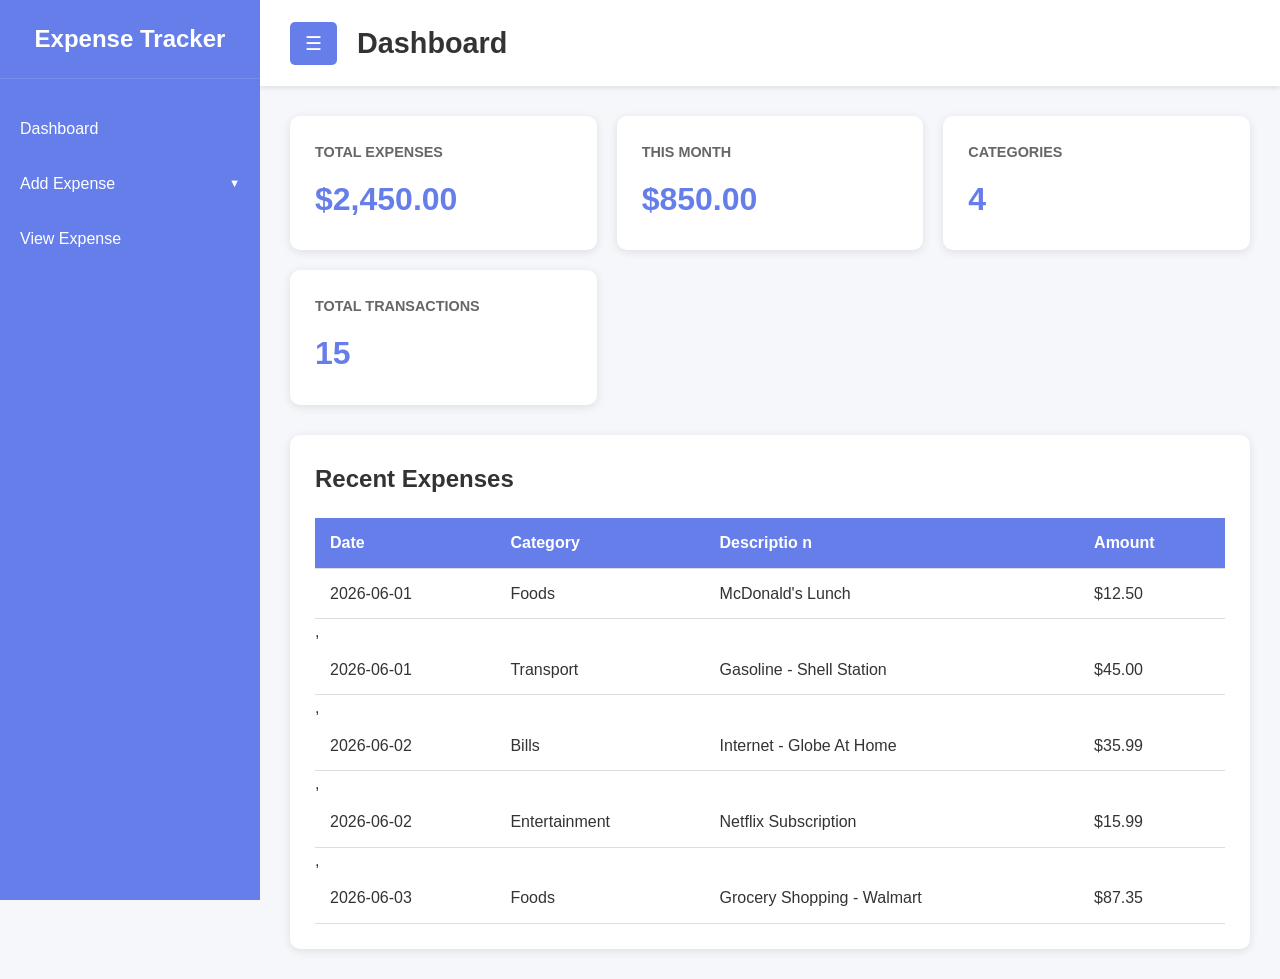
<file: LAST_PROJECT/index.html>
<!DOCTYPE html>
<html lang="en">
<head>
    <meta charset="UTF-8">
    <meta name="viewport" content="width=device-width, initial-scale=1.0">
    <title>Expense Tracking System - Dashboard</title>
    <link rel="stylesheet" href="theStyle.css">
</head>
<body>
    <div class="container">
        <!-- Sidebar -->
        <nav class="sidebar" id="sidebar">
            <div class="sidebar-header">
                <h2>Expense Tracker</h2>
            </div>
            <ul class="nav-menu">
                <li class="nav-item">
                    <a href="index.html" class="nav-link active">
                        <span class="text">Dashboard</span>
                    </a>
                </li>
                <li class="nav-item">
                    <a href="#" class="nav-link" id="addExpenseToggle">
                        <span class="text">Add Expense</span>
                        <span class="arrow">▼</span>
                    </a>
                    <ul class="submenu" id="addExpenseSubmenu">
                        <li><a href="addFoods.html">Foods</a></li>
                        <li><a href="addBills.html">Bills</a></li>
                        <li><a href="addTransport.html">Transport</a></li>
                        <li><a href="addEntertainment.html">Entertainment</a></li>
                    </ul>
                </li>
                <li class="nav-item">
                    <a href="viewExpense.html" class="nav-link">
                        <span class="text">View Expense</span>
                    </a>
                </li>
            </ul>
        </nav>

        <!-- Main Content -->
        <main class="main-content">
            <header class="header">
                <button class="toggle-btn" id="toggleSidebar">☰</button>
                <h1>Dashboard</h1>
            </header>

            <div class="dashboard-content">
                <div class="stats-container">
                    <div class="stat-card">
                        <h3>Total Expenses</h3>
                        <p class="amount">$2,450.00</p>
                    </div>
                    <div class="stat-card">
                        <h3>This Month</h3>
                        <p class="amount">$850.00</p>
                    </div>
                    <div class="stat-card">
                        <h3>Categories</h3>
                        <p class="amount">4</p>
                    </div>
                    <div class="stat-card">
                        <h3>Total Transactions</h3>
                        <p class="amount">15</p>
                    </div>
                </div>

                 <div class="recent-expenses">
                    <h2>Recent Expenses</h2>
                    <table class="expense-table">
                        <thead>
                            <tr>
                                <th>Date</th>
                                <th>Category</th>
                                <th>Descriptio n</th>
                                <th>Amount</th>
                            </tr>
                        </thead>
                        <tbody id="recentExpensesTable">
                            <!-- Diri ma gwa ang Dummy Data -->
                        </tbody>
                    </table>
                </div> 
            </div>
        </main>
    </div>

    <script src="theScript.js"></script>
</body>
</html>
</file>
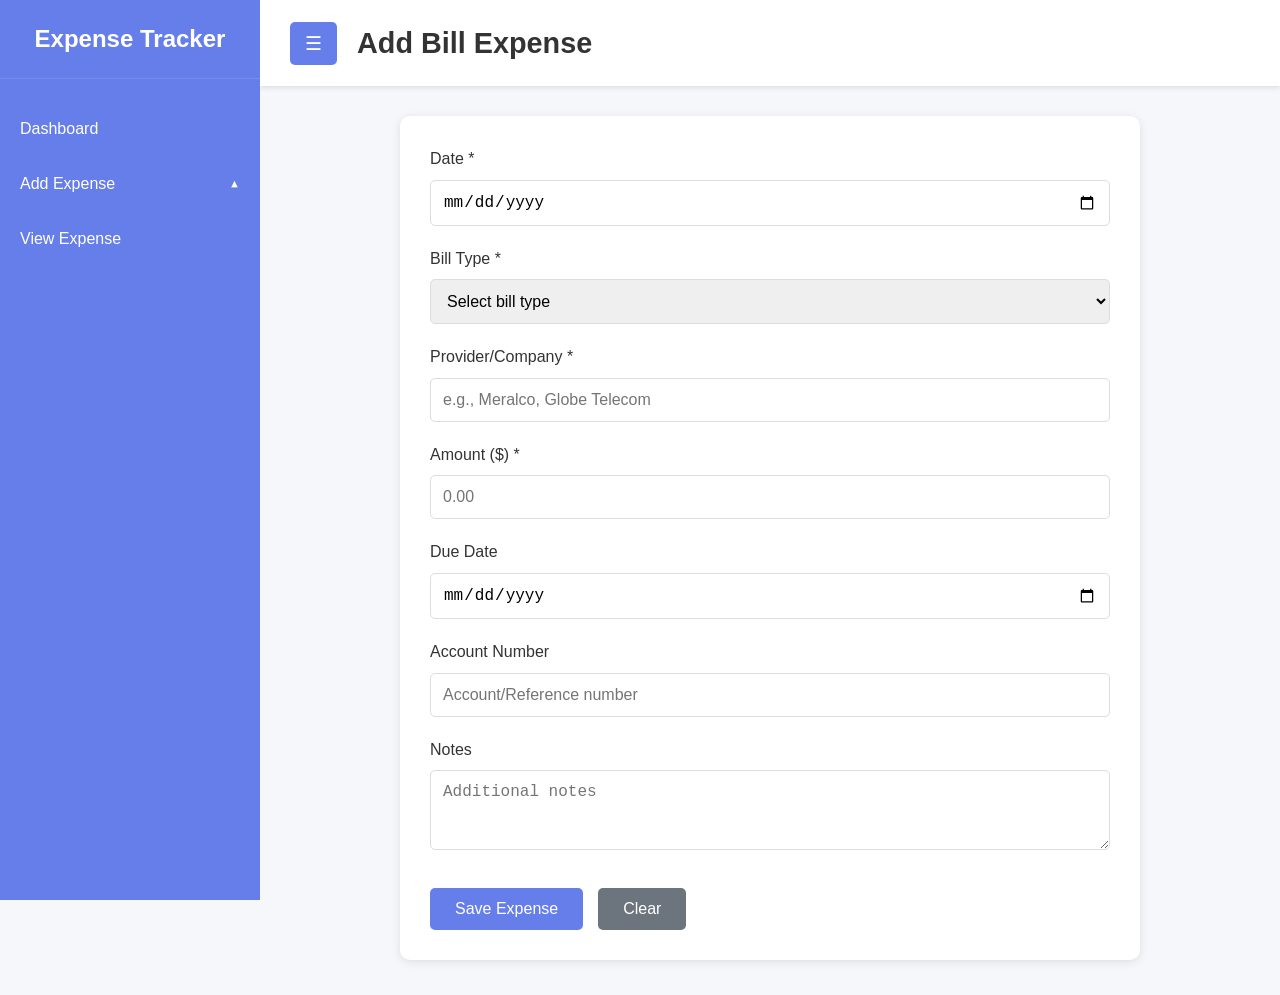
<file: LAST_PROJECT/addBills.html>
<!DOCTYPE html>
<html lang="en">
<head>
    <meta charset="UTF-8">
    <meta name="viewport" content="width=device-width, initial-scale=1.0">
    <title>Bills - Expense Tracking System</title>
    <link rel="stylesheet" href="theStyle.css">
</head>
<body>
    <div class="container">
        <nav class="sidebar" id="sidebar">
            <div class="sidebar-header">
                <h2>Expense Tracker</h2>
            </div>
            <ul class="nav-menu">
                <li class="nav-item">
                    <a href="index.html" class="nav-link">
                        <span class="text">Dashboard</span>
                    </a>
                </li>
                <li class="nav-item">
                    <a href="#" class="nav-link active" id="addExpenseToggle">
                        <span class="text">Add Expense</span>
                        <span class="arrow">▼</span>
                    </a>
                    <ul class="submenu" id="addExpenseSubmenu">
                        <li><a href="addFoods.html">Foods</a></li>
                        <li><a href="addBills.html" class="active">Bills</a></li>
                        <li><a href="addTransport.html">Transport</a></li>
                        <li><a href="addEntertainment.html">Entertainment</a></li>
                    </ul>
                </li>
                <li class="nav-item">
                    <a href="viewExpense.html" class="nav-link">
                        <span class="text">View Expense</span>
                    </a>
                </li>
            </ul>
        </nav>

        <main class="main-content">
            <header class="header">
                <button class="toggle-btn" id="toggleSidebar">☰</button>
                <h1>Add Bill Expense</h1>
            </header>

            <div class="form-container">
                <form id="billExpenseForm" class="expense-form">
                    <div class="form-group">
                        <label for="date">Date *</label>
                        <input type="date" id="date" name="date">
                    </div>

                    <div class="form-group">
                        <label for="billType">Bill Type *</label>
                        <select id="billType" name="billType">
                            <option value="">Select bill type</option>
                            <option value="electricity">Electricity</option>
                            <option value="water">Water</option>
                            <option value="internet">Internet</option>
                            <option value="phone">Phone/Mobile</option>
                            <option value="gas">Gas</option>
                            <option value="insurance">Insurance</option>
                            <option value="other">Other</option>
                        </select>
                    </div>

                    <div class="form-group">
                        <label for="provider">Provider/Company *</label>
                        <input type="text" id="provider" name="provider" placeholder="e.g., Meralco, Globe Telecom">
                    </div>

                    <div class="form-group">
                        <label for="amount">Amount ($) *</label>
                        <input type="number" id="amount" name="amount" step="0.01" min="0" placeholder="0.00">
                    </div>

                    <div class="form-group">
                        <label for="dueDate">Due Date</label>
                        <input type="date" id="dueDate" name="dueDate">
                    </div>

                    <div class="form-group">
                        <label for="accountNumber">Account Number</label>
                        <input type="text" id="accountNumber" name="accountNumber" placeholder="Account/Reference number">
                    </div>

                    <div class="form-group">
                        <label for="notes">Notes</label>
                        <textarea id="notes" name="notes" rows="3" placeholder="Additional notes"></textarea>
                    </div>

                    <div class="form-actions">
                        <button type="submit" class="btn btn-primary">Save Expense</button>
                        <button type="reset" class="btn btn-secondary">Clear</button>
                    </div>
                </form>
            </div>
        </main>
    </div>

    <script src="theScript.js"></script>
</body>
</html>
</file>
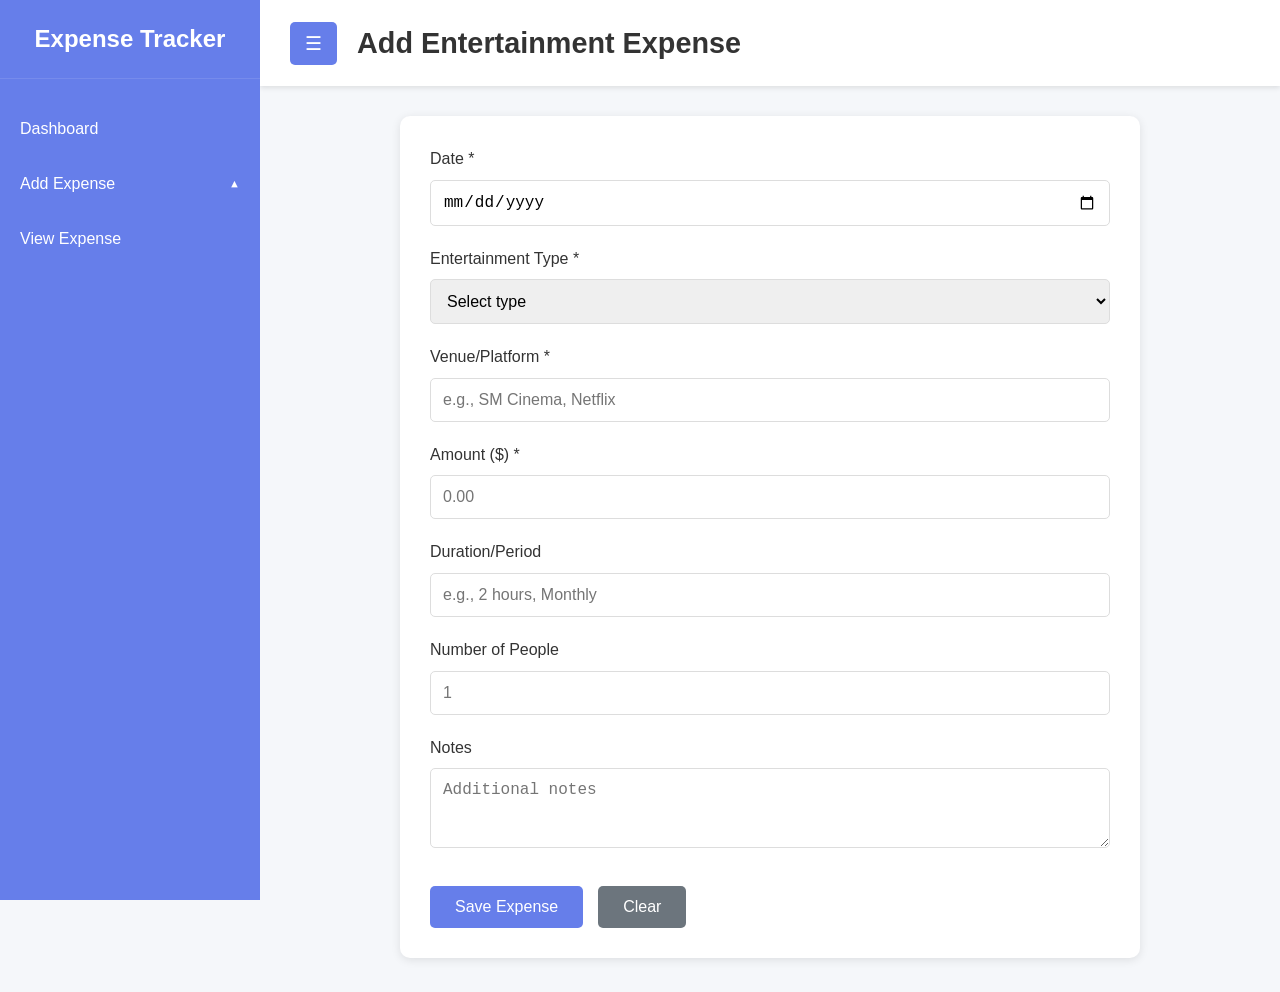
<file: LAST_PROJECT/addEntertainment.html>
<!DOCTYPE html>
<html lang="en">
<head>
    <meta charset="UTF-8">
    <meta name="viewport" content="width=device-width, initial-scale=1.0">
    <title>Entertainment - Expense Tracking System</title>
    <link rel="stylesheet" href="theStyle.css">
</head>
<body>
    <div class="container">
        <nav class="sidebar" id="sidebar">
            <div class="sidebar-header">
                <h2>Expense Tracker</h2>
            </div>
            <ul class="nav-menu">
                <li class="nav-item">
                    <a href="index.html" class="nav-link">
                        <span class="text">Dashboard</span>
                    </a>
                </li>
                <li class="nav-item">
                    <a href="#" class="nav-link active" id="addExpenseToggle">
                        <span class="text">Add Expense</span>
                        <span class="arrow">▼</span>
                    </a>
                    <ul class="submenu" id="addExpenseSubmenu">
                        <li><a href="addFoods.html">Foods</a></li>
                        <li><a href="addBills.html">Bills</a></li>
                        <li><a href="addTransport.html">Transport</a></li>
                        <li><a href="addEntertainment.html" class="active">Entertainment</a></li>
                    </ul>
                </li>
                <li class="nav-item">
                    <a href="viewExpense.html" class="nav-link">
                        <span class="text">View Expense</span>
                    </a>
                </li>
            </ul>
        </nav>

        <main class="main-content">
            <header class="header">
                <button class="toggle-btn" id="toggleSidebar">☰</button>
                <h1>Add Entertainment Expense</h1>
            </header>

            <div class="form-container">
                <form id="entertainmentExpenseForm" class="expense-form">
                    <div class="form-group">
                        <label for="date">Date *</label>
                        <input type="date" id="date" name="date">
                    </div>

                    <div class="form-group">
                        <label for="entertainmentType">Entertainment Type *</label>
                        <select id="entertainmentType" name="entertainmentType">
                            <option value="">Select type</option>
                            <option value="movies">Movies/Cinema</option>
                            <option value="streaming">Streaming Subscription</option>
                            <option value="gaming">Gaming</option>
                            <option value="sports">Sports Events</option>
                            <option value="concerts">Concerts/Shows</option>
                            <option value="hobbies">Hobbies</option>
                        </select>
                    </div>

                    <div class="form-group">
                        <label for="venue">Venue/Platform *</label>
                        <input type="text" id="venue" name="venue" placeholder="e.g., SM Cinema, Netflix">
                    </div>

                    <div class="form-group">
                        <label for="amount">Amount ($) *</label>
                        <input type="number" id="amount" name="amount" step="0.01" min="0" placeholder="0.00">
                    </div>

                    <div class="form-group">
                        <label for="duration">Duration/Period</label>
                        <input type="text" id="duration" name="duration" placeholder="e.g., 2 hours, Monthly">
                    </div>

                    <div class="form-group">
                        <label for="numberOfPeople">Number of People</label>
                        <input type="number" id="numberOfPeople" name="numberOfPeople" min="1" placeholder="1">
                    </div>

                    <div class="form-group">
                        <label for="notes">Notes</label>
                        <textarea id="notes" name="notes" rows="3" placeholder="Additional notes"></textarea>
                    </div>

                    <div class="form-actions">
                        <button type="submit" class="btn btn-primary">Save Expense</button>
                        <button type="reset" class="btn btn-secondary">Clear</button>
                    </div>
                </form>
            </div>
        </main>
    </div>

    <script src="theScript.js"></script>
</body>
</html>
</file>
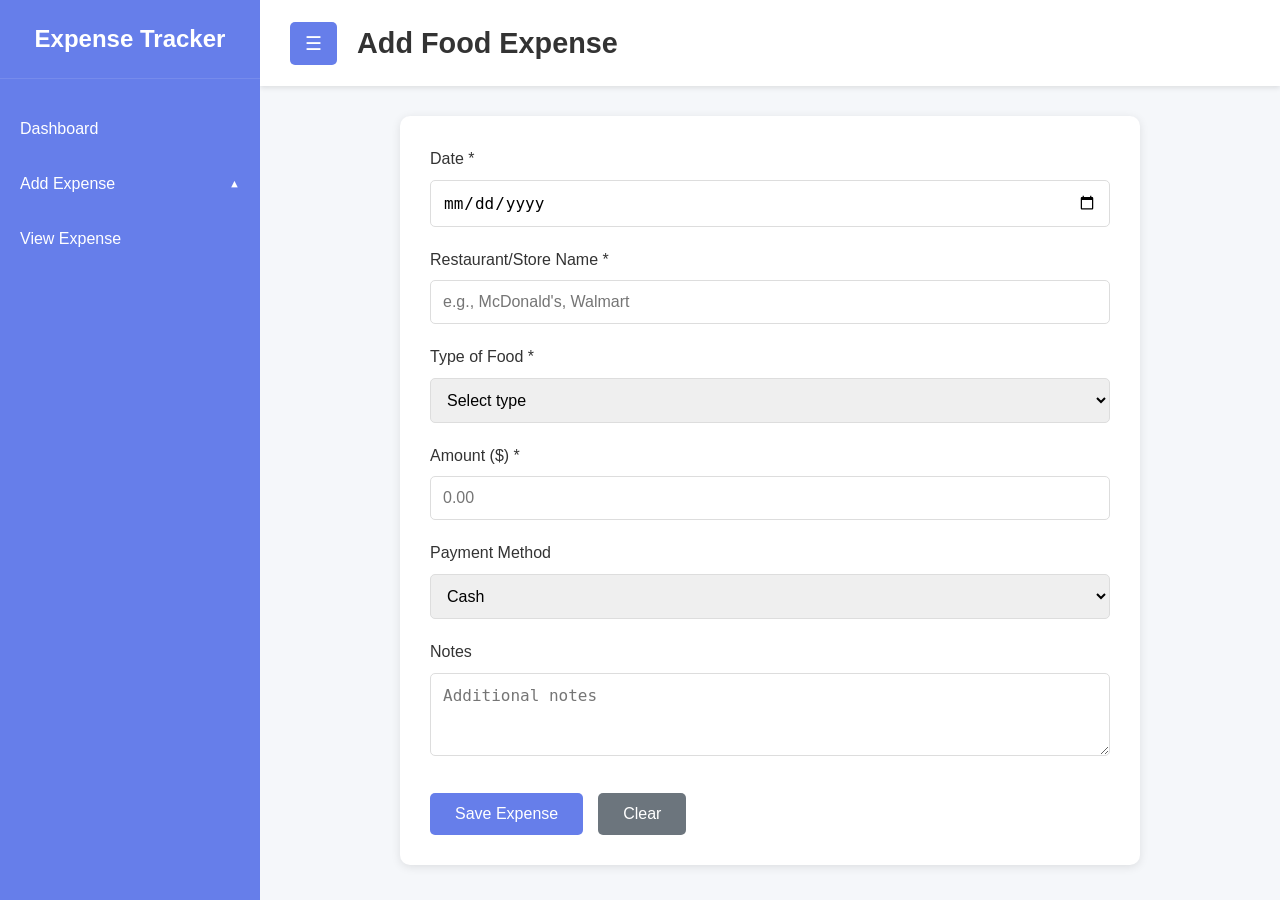
<file: LAST_PROJECT/addFoods.html>
<!DOCTYPE html>
<html lang="en">
<head>
    <meta charset="UTF-8">
    <meta name="viewport" content="width=device-width, initial-scale=1.0">
    <title>Foods - Expense Tracking System</title>
    <link rel="stylesheet" href="theStyle.css">
</head>
<body>
    <div class="container">
        <nav class="sidebar" id="sidebar">
            <div class="sidebar-header">
                <h2>Expense Tracker</h2>
            </div>
            <ul class="nav-menu">
                <li class="nav-item">
                    <a href="index.html" class="nav-link">
                        <span class="text">Dashboard</span>
                    </a>
                </li>
                <li class="nav-item">
                    <a href="#" class="nav-link active" id="addExpenseToggle">
                        <span class="text">Add Expense</span>
                        <span class="arrow">▼</span>
                    </a>
                    <ul class="submenu" id="addExpenseSubmenu">
                        <li><a href="addFoods.html" class="active">Foods</a></li>
                        <li><a href="addBills.html">Bills</a></li>
                        <li><a href="addTransport.html">Transport</a></li>
                        <li><a href="addEntertainment.html">Entertainment</a></li>
                    </ul>
                </li>
                <li class="nav-item">
                    <a href="viewExpense.html" class="nav-link">
                        <span class="text">View Expense</span>
                    </a>
                </li>
            </ul>
        </nav>

        <main class="main-content">
            <header class="header">
                <button class="toggle-btn" id="toggleSidebar">☰</button>
                <h1>Add Food Expense</h1>
            </header>

            <div class="form-container">
                <form id="foodExpenseForm" class="expense-form">
                    <div class="form-group">
                        <label for="date">Date *</label>
                        <input type="date" id="date" name="date">
                    </div>

                    <div class="form-group">
                        <label for="restaurant">Restaurant/Store Name *</label>
                        <input type="text" id="restaurant" name="restaurant" placeholder="e.g., McDonald's, Walmart">
                    </div>

                    <div class="form-group">
                        <label for="foodType">Type of Food *</label>
                        <select id="foodType" name="foodType">
                            <option value="">Select type</option>
                            <option value="restaurant">Restaurant</option>
                            <option value="fastfood">Fast Food</option>
                            <option value="groceries">Groceries</option>
                            <option value="cafe">Cafe/Coffee</option>
                            <option value="delivery">Food Delivery</option>
                        </select>
                    </div>

                    <div class="form-group">
                        <label for="amount">Amount ($) *</label>
                        <input type="number" id="amount" name="amount" step="0.01" min="0" placeholder="0.00">
                    </div>

                    <div class="form-group">
                        <label for="paymentMethod">Payment Method</label>
                        <select id="paymentMethod" name="paymentMethod">
                            <option value="cash">Cash</option>
                            <option value="credit">Credit Card</option>
                            <option value="debit">Debit Card</option>
                            <option value="online">Online Payment</option>
                        </select>
                    </div>

                    <div class="form-group">
                        <label for="notes">Notes</label>
                        <textarea id="notes" name="notes" rows="3" placeholder="Additional notes"></textarea>
                    </div>

                    <div class="form-actions">
                        <button type="submit" class="btn btn-primary">Save Expense</button>
                        <button type="reset" class="btn btn-secondary">Clear</button>
                    </div>
                </form>
            </div>
        </main>
    </div>

    <script src="theScript.js"></script>
</body>
</html>
</file>
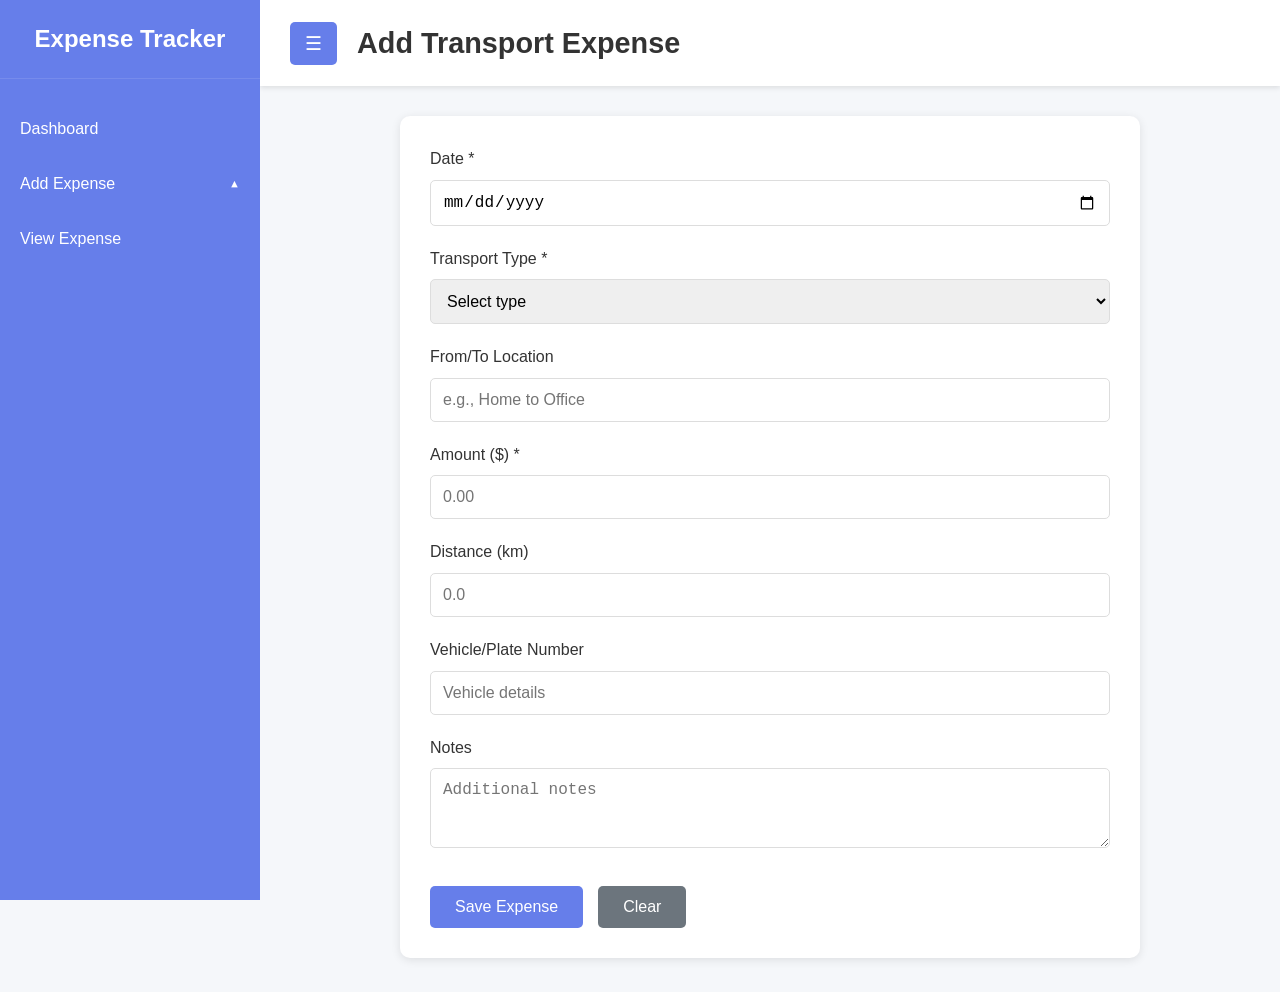
<file: LAST_PROJECT/addTransport.html>
<!DOCTYPE html>
<html lang="en">
<head>
    <meta charset="UTF-8">
    <meta name="viewport" content="width=device-width, initial-scale=1.0">
    <title>Transport - Expense Tracking System</title>
    <link rel="stylesheet" href="theStyle.css">
</head>
<body>
    <div class="container">
        <nav class="sidebar" id="sidebar">
            <div class="sidebar-header">
                <h2>Expense Tracker</h2>
            </div>
            <ul class="nav-menu">
                <li class="nav-item">
                    <a href="index.html" class="nav-link">
                        <span class="text">Dashboard</span>
                    </a>
                </li>
                <li class="nav-item">
                    <a href="#" class="nav-link active" id="addExpenseToggle">
                        <span class="text">Add Expense</span>
                        <span class="arrow">▼</span>
                    </a>
                    <ul class="submenu" id="addExpenseSubmenu">
                        <li><a href="addFoods.html">Foods</a></li>
                        <li><a href="addBills.html">Bills</a></li>
                        <li><a href="addTransport.html" class="active">Transport</a></li>
                        <li><a href="addEntertainment.html">Entertainment</a></li>
                    </ul>
                </li>
                <li class="nav-item">
                    <a href="viewExpense.html" class="nav-link">
                        <span class="text">View Expense</span>
                    </a>
                </li>
            </ul>
        </nav>

        <main class="main-content">
            <header class="header">
                <button class="toggle-btn" id="toggleSidebar">☰</button>
                <h1>Add Transport Expense</h1>
            </header>

            <div class="form-container">
                <form id="transportExpenseForm" class="expense-form">
                    <div class="form-group">
                        <label for="date">Date *</label>
                        <input type="date" id="date" name="date">
                    </div>

                    <div class="form-group">
                        <label for="transportType">Transport Type *</label>
                        <select id="transportType" name="transportType">
                            <option value="">Select type</option>
                            <option value="fuel">Fuel/Gasoline</option>
                            <option value="public">Public Transport</option>
                            <option value="parking">Parking</option>
                            <option value="toll">Toll Fees</option>
                            <option value="maintenance">Vehicle Maintenance</option>
                            <option value="taxi">Taxi/Ride-sharing</option>
                        </select>
                    </div>

                    <div class="form-group">
                        <label for="location">From/To Location</label>
                        <input type="text" id="location" name="location" placeholder="e.g., Home to Office">
                    </div>

                    <div class="form-group">
                        <label for="amount">Amount ($) *</label>
                        <input type="number" id="amount" name="amount" step="0.01" min="0" placeholder="0.00">
                    </div>

                    <div class="form-group">
                        <label for="distance">Distance (km)</label>
                        <input type="number" id="distance" name="distance" step="0.1" min="0" placeholder="0.0">
                    </div>

                    <div class="form-group">
                        <label for="vehicle">Vehicle/Plate Number</label>
                        <input type="text" id="vehicle" name="vehicle" placeholder="Vehicle details">
                    </div>

                    <div class="form-group">
                        <label for="notes">Notes</label>
                        <textarea id="notes" name="notes" rows="3" placeholder="Additional notes"></textarea>
                    </div>

                    <div class="form-actions">
                        <button type="submit" class="btn btn-primary">Save Expense</button>
                        <button type="reset" class="btn btn-secondary">Clear</button>
                    </div>
                </form>
            </div>
        </main>
    </div>

    <script src="theScript.js"></script>
</body>
</html>
</file>
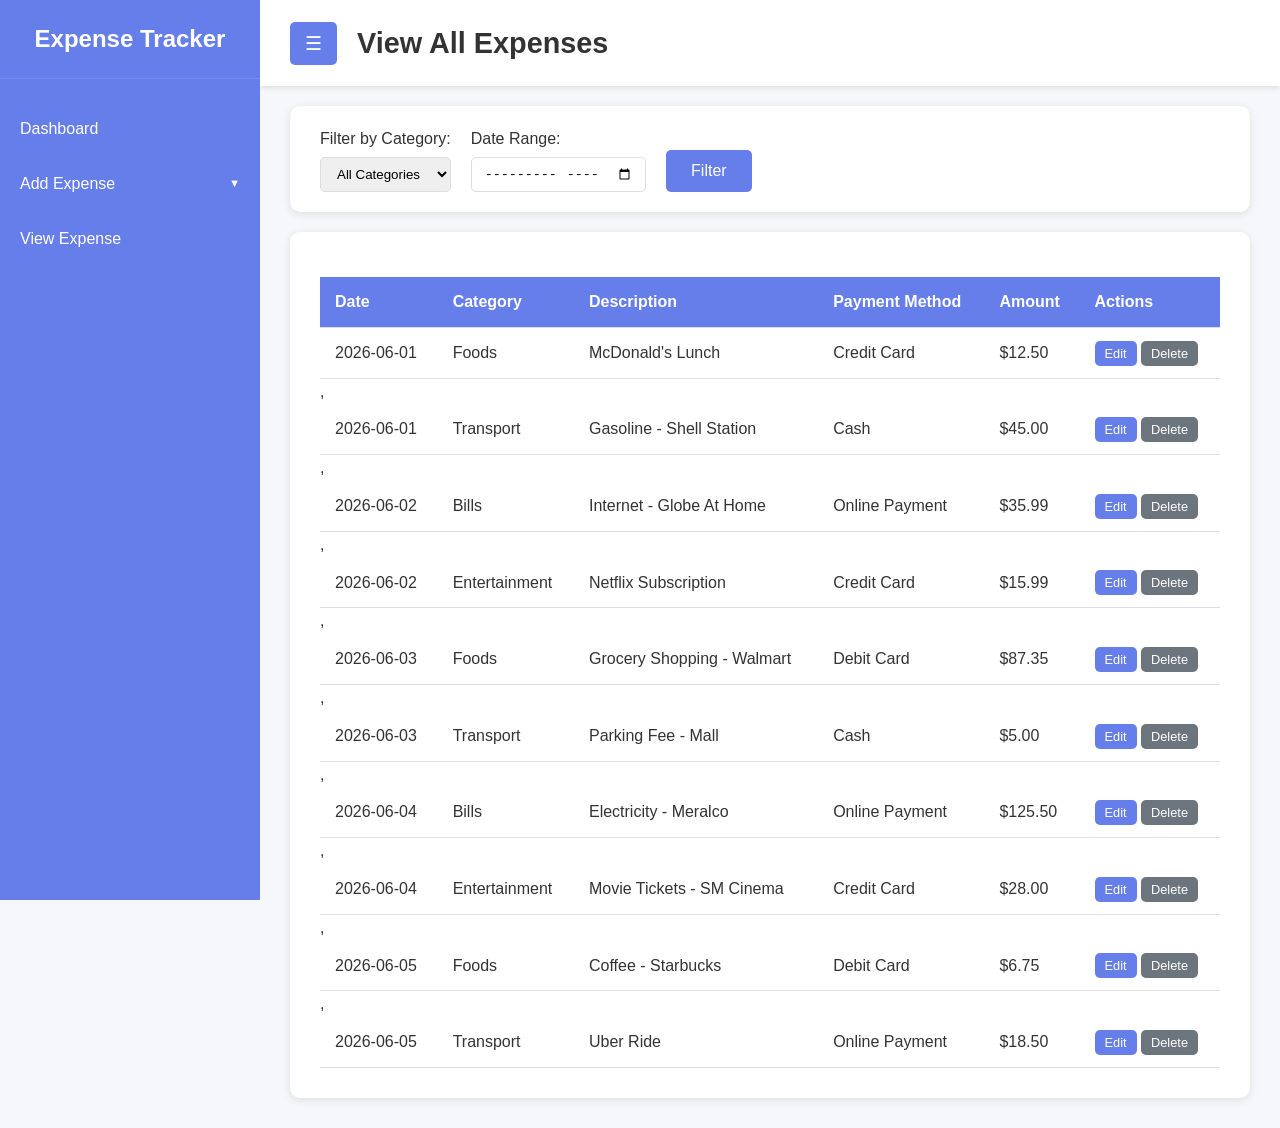
<file: LAST_PROJECT/viewExpense.html>
<!DOCTYPE html>
<html lang="en">
<head>
    <meta charset="UTF-8">
    <meta name="viewport" content="width=device-width, initial-scale=1.0">
    <title>View Expenses - Expense Tracking System</title>
    <link rel="stylesheet" href="theStyle.css">
</head>
<body>
    <div class="container">
        <nav class="sidebar" id="sidebar">
            <div class="sidebar-header">
                <h2>Expense Tracker</h2>
            </div>
            <ul class="nav-menu">
                <li class="nav-item">
                    <a href="index.html" class="nav-link">
                        <span class="text">Dashboard</span>
                    </a>
                </li>
                <li class="nav-item">
                    <a href="#" class="nav-link" id="addExpenseToggle">
                        <span class="text">Add Expense</span>
                        <span class="arrow">▼</span>
                    </a>
                    <ul class="submenu" id="addExpenseSubmenu">
                        <li><a href="addFoods.html">Foods</a></li>
                        <li><a href="addBills.html">Bills</a></li>
                        <li><a href="addTransport.html">Transport</a></li>
                        <li><a href="addEntertainment.html">Entertainment</a></li>
                    </ul>
                </li>
                <li class="nav-item">
                    <a href="viewExpense.html" class="nav-link active">
                        <span class="text">View Expense</span>
                    </a>
                </li>
            </ul>
        </nav>

        <main class="main-content">
            <header class="header">
                <button class="toggle-btn" id="toggleSidebar">☰</button>
                <h1>View All Expenses</h1>
            </header>

            <div class="filter-section">
                <div class="filter-group">
                    <label for="filterCategory">Filter by Category:</label>
                    <select id="filterCategory">
                        <option value="all">All Categories</option>
                        <option value="foods">Foods</option>
                        <option value="bills">Bills</option>
                        <option value="transport">Transport</option>
                        <option value="entertainment">Entertainment</option>
                    </select>
                </div>
                <div class="filter-group">
                    <label for="filterDate">Date Range:</label>
                    <input type="month" id="filterDate">
                </div>
                <button class="btn btn-primary" onclick="filterExpenses()">Filter</button>
            </div>

            <div class="table-container">
                <table class="expense-table" id="allExpensesTable">
                    <thead>
                        <tr>
                            <th>Date</th>
                            <th>Category</th>
                            <th>Description</th>
                            <th>Payment Method</th>
                            <th>Amount</th>
                            <th>Actions</th>
                        </tr>
                    </thead>
                    <tbody id="expensesTableBody">
                        <!-- Diri ma gwa ang Table Data -->
                    </tbody>
                </table>
            </div>
        </main>
    </div>

    <script src="theScript.js"></script>
</body>
</html>
</file>
<file: LAST_PROJECT/theStyle.css>
* {
    margin: 0;
    padding: 0;
    box-sizing: border-box;
}

body {
    font-family: 'Segoe UI', Tahoma, Geneva, Verdana, sans-serif;
    background-color: #f5f7fa;
    color: #333;
    line-height: 1.6;
}

.container {
    display: flex;
    min-height: 100vh;
}

.sidebar {
    width: 260px;
    background: #667eea;
    color: white;
    position: fixed;
    height: 100vh;
    overflow-y: auto;
    transition: all 0.3s ease;
    z-index: 1000;
}

.sidebar.collapsed {
    width: 70px;
}

.sidebar-header {
    padding: 20px;
    text-align: center;
    border-bottom: 1px solid rgba(255, 255, 255, 0.1);
}

.sidebar-header h2 {
    font-size: 1.5rem;
    font-weight: 600px;
    white-space: nowrap;
}

.sidebar.collapsed .sidebar-header h2 {
    display: none;
}

/* Left Side Menu */
.nav-menu {
    list-style: none;
    padding: 20px 0;
}

.nav-item {
    margin: 5px 0;
}

.nav-link {
    display: flex;
    align-items: center;
    padding: 12px 20px;
    color: white;
    text-decoration: none;
    transition: all 0.3s ease;
    cursor: pointer;
}

.nav-link:hover { 
    background: rgba(255, 255, 255, 0.1);
}

.nav-link .text {
    flex: 1;
    white-space: nowrap;
}

.nav-link .arrow {
    font-size: 0.7rem;
    transition: transform 0.3s ease;
}

.nav-link.active .arrow {
    transform: rotate(180deg);
}

/* Hide text and arrow when collapsed */
.sidebar.collapsed .nav-link .text,
.sidebar.collapsed .nav-link .arrow {
    display: none;
}

/* Submenu */
.submenu {
    list-style: none;
    background: rgba(0, 0, 0, 0.2);
    max-height: 0;
    overflow: hidden;
    transition: max-height 0.3s ease;
}

.submenu.show {
    max-height: 300px;
}

.submenu li a {
    display: block;
    padding: 10px 20px 10px 60px;
    color: white;
    text-decoration: none;
    transition: all 0.3s ease;
    white-space: nowrap;
}

.submenu li a:hover, 
.submenu li a.active{
    background: rgba(255, 255, 255, 0.1);
    padding-left: 65px;
}

.sidebar.collapsed .submenu {
    display: none;
}

/* Main Content */
.main-content {
    flex: 1;
    margin-left: 260px;
    transition: margin-left 0.3s ease;
    width: 100%;
}

.main-content.expanded {
    margin-left: 70px;
}

.header {
    background: white;
    padding: 20px 30px;
    box-shadow: 0 2px 5px rgba(0, 0, 0, 0.1);
    display: flex;
    align-items: center;
    gap: 20px;
}

.toggle-btn {
    background: #667eea;
    color: white;
    border: none;
    padding: 10px 15px;
    font-size: 1.2rem;
    cursor: pointer;
    border-radius: 5px;
    transition: background 0.3s ease;
    display: block; /* Always show toggle button */
}

.toggle-btn:hover {
    background: #5568d3;
}

.header h1 {
    color: #333;
    font-size: 1.8rem;
}

.dashboard-content {
    padding: 30px;
}

.stats-container {
    display: grid;
    grid-template-columns: repeat(auto-fit, minmax(250px, 1fr));
    gap: 20px;
    margin-bottom: 30px;
}

.stat-card {
    background: white;
    padding: 25px;
    border-radius: 10px;
    box-shadow: 0 2px 10px rgba(0, 0, 0, 0.1);
    transition: transform 0.3s ease;
}

.stat-card h3 {
    color: #666;
    font-size: 0.9rem;
    margin-bottom: 10px;
    text-transform: uppercase;
}

.stat-card .amount {
    font-size: 2rem;
    font-weight: bold;
    color: #667eea;
}

.recent-expenses {
    background: white;
    padding: 25px;
    border-radius: 10px;
    box-shadow: 0 2px 10px rgba(0, 0, 0, 0.1);
    overflow-x: auto; /* For scrolling on small screens */
}

.recent-expenses h2 {
    margin-bottom: 20px;
    color: #333;
}

.expense-table {
    width: 100%;
    border-collapse: collapse;
    margin-top: 15px;
    min-width: 600px;
}

.expense-table th,
.expense-table td {
    padding: 12px 15px;
    text-align: left;
    border-bottom: 1px solid #ddd;
}

.expense-table th {
    background: #667eea;
    color: white;
    font-weight: 600;
}

.form-container {
    padding: 30px;
    max-width: 800px;
    margin: 0 auto;
}

.expense-form {
    background: white;
    padding: 30px;
    border-radius: 10px;
    box-shadow: 0 2px 10px rgba(0, 0, 0, 0.1);
}

.form-group {
    margin-bottom: 20px;
}

.form-group label {
    display: block;
    margin-bottom: 8px;
    color: #333;
    font-weight: 500;
}

.form-group input,
.form-group select,
.form-group textarea {
    width: 100%;
    padding: 12px;
    border: 1px solid #ddd;
    border-radius: 5px;
    font-size: 1rem;
}

.form-actions {
    display: flex;
    gap: 15px;
    margin-top: 30px;
}

.btn {
    padding: 12px 25px;
    border: none;
    border-radius: 5px;
    font-size: 1rem;
    cursor: pointer;
    transition: all 0.3s ease;
}

.btn-primary {
    background: #667eea;
    color: white;
}

.btn-primary:hover {
    background: #5568d3;
}

.btn-secondary {
    background: #6c757d;
    color: white;
}

.btn-secondary:hover {
    background: #5a6268;
}

.filter-section {
    background: white;
    padding: 20px 30px;
    margin: 20px 30px;
    border-radius: 10px;
    box-shadow: 0 2px 10px rgba(0, 0, 0, 0.1);
    display: flex;
    gap: 20px;
    align-items: flex-end;
    flex-wrap: wrap;
}

.filter-group {
    display: flex;
    flex-direction: column;
    gap: 5px;
}

.filter-group label {
    font-weight: 500;
    color: #333;
}

.filter-group select,
.filter-group input {
    padding: 8px 12px;
    border: 1px solid #ddd;
    border-radius: 5px;
}

.table-container {
    background: white;
    padding: 30px;
    margin: 0 30px 30px;
    border-radius: 10px;
    box-shadow: 0 2px 10px rgba(0, 0, 0, 0.1);
    overflow-x: auto;
}

.content-wrapper {
    padding: 30px;
}

.category-list {
    list-style: none;
}

.category-list li {
    padding: 10px 0;
    color: #333;
}

@media (max-width: 600px) {
    .sidebar {
        transform: translateX(-100%);
    }

    .sidebar.active {
        transform: translateX(0);
        width: 260px;
    }

    .main-content {
        margin-left: 0;
    }

    .main-content.expanded {
        margin-left: 0; 
    }

    .sidebar.collapsed {
        width: 260px; 
        transform: translateX(-100%);
    }

    .stats-container {
        grid-template-columns: 1fr;
    }

    .filter-section {
        flex-direction: column;
        align-items: stretch;
    }
    
    .toggle-btn {
        display: block !important;
    }
}
</file>
